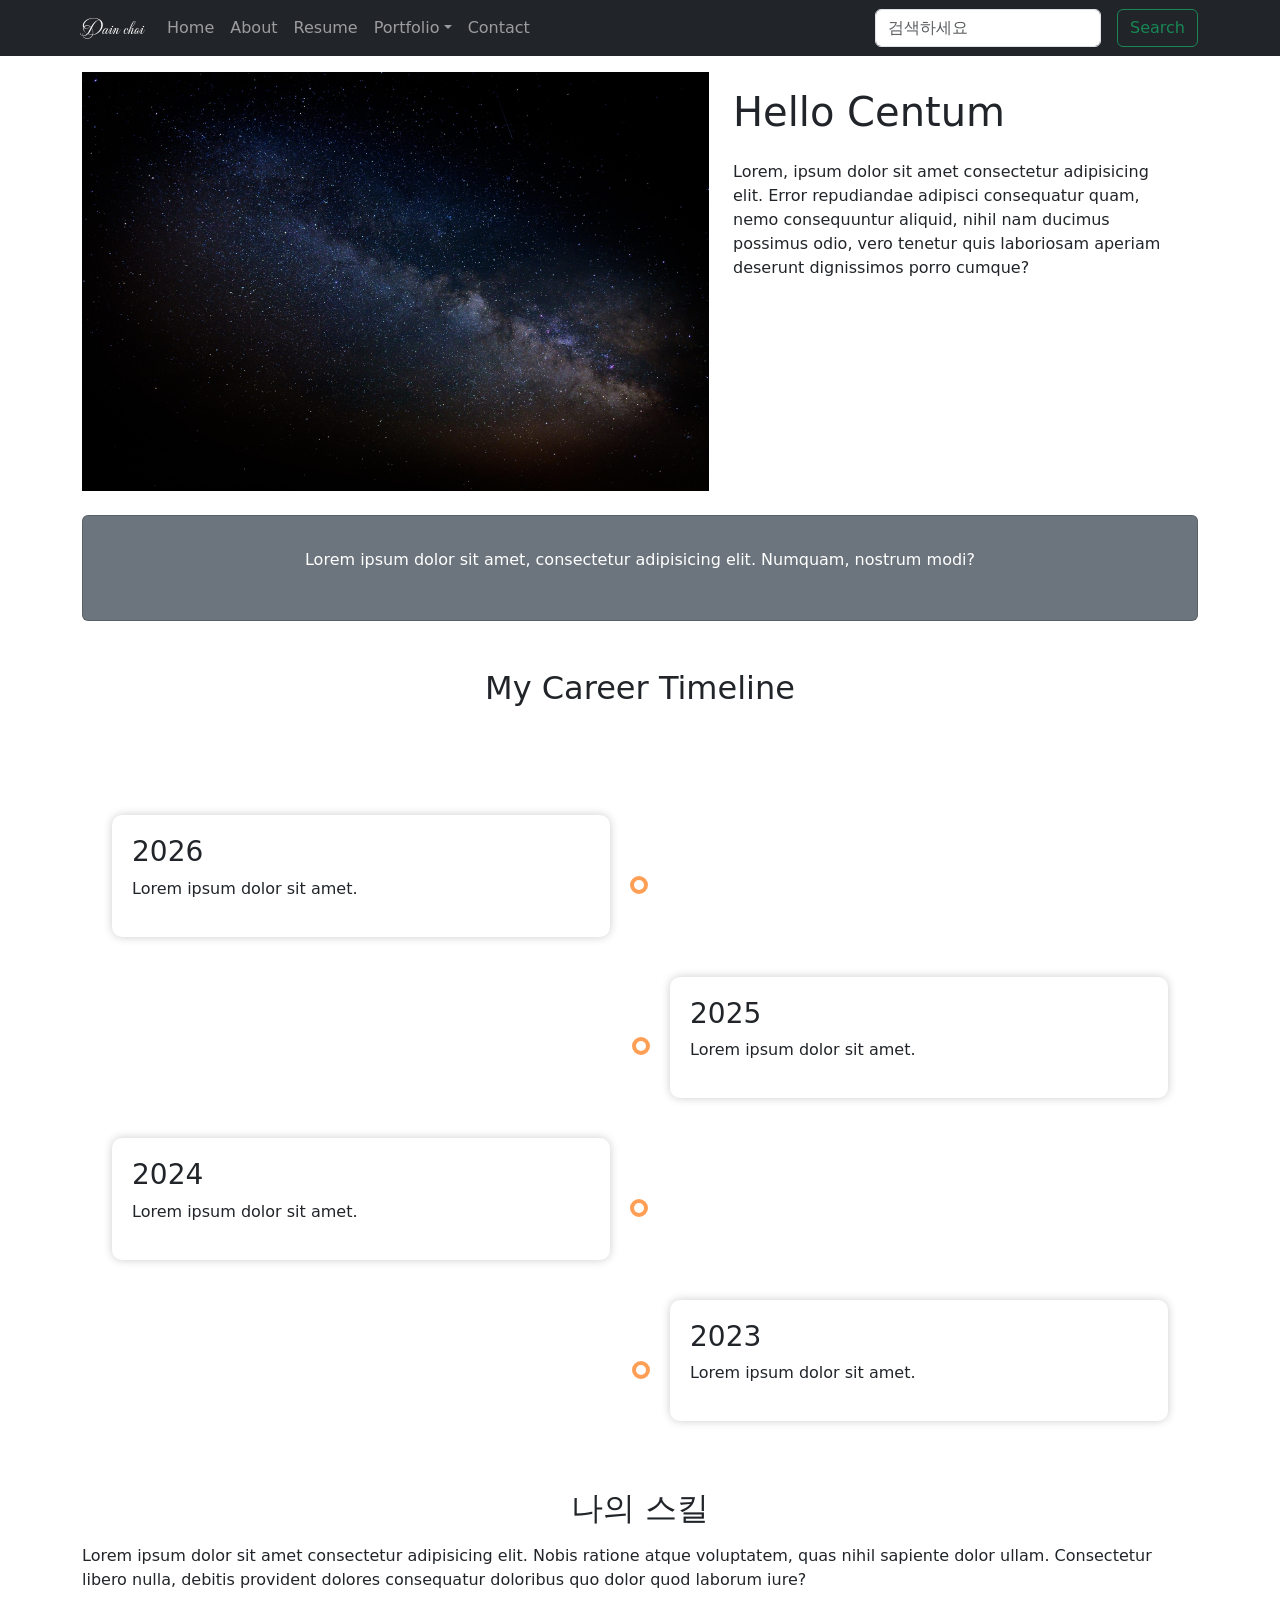
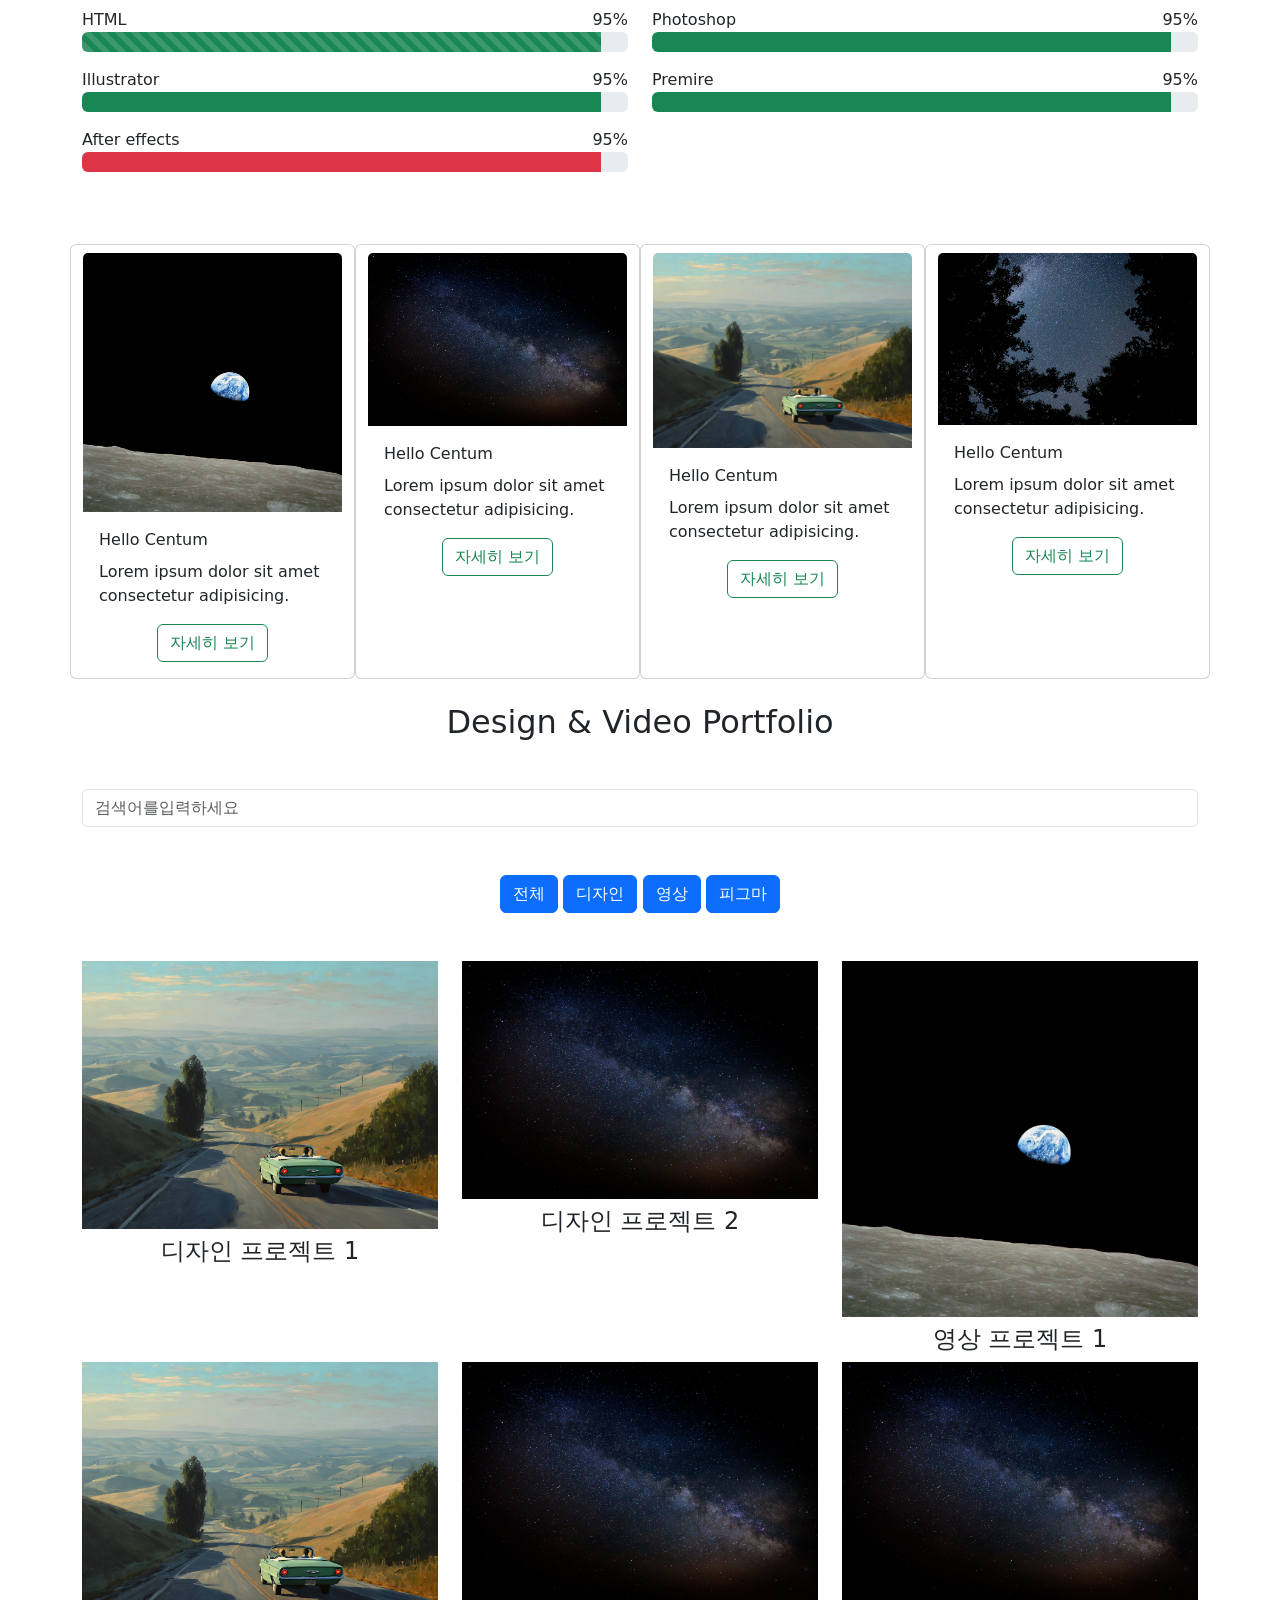
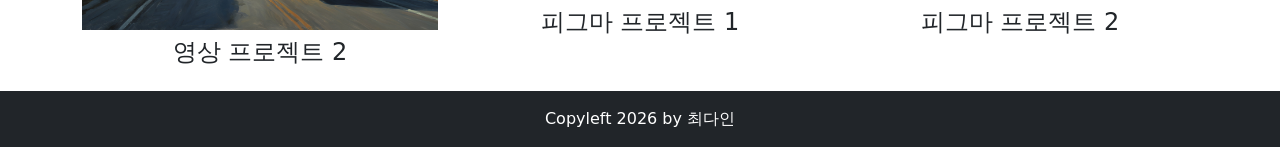
<file: index.html>
<!DOCTYPE html>
<html lang="en">
<head>
    <meta charset="UTF-8">
    <meta name="viewport" content="width=device-width, initial-scale=1.0">
    <meta name="author" content="최다인">
    <meta name="keyowords" content="포트폴리오, html, css, js, 영상">
    <meta name="description" name="안녕하세요 ">
    <meta name="robots" content="noindex,nofollow">
    <meta http-equiv="X-UA-Compatible" content="ie=edge">
    <title>최다인 포트폴리오</title>

    <!-- 파비콘 넣어야함 아래에 -->
    <link rel="icon" href="./image/test.ico" type="image/x-icon">
    <link rel="apple-touch-icon" href="">

    <link rel="stylesheet" href="./css/bootstrap.min.css">

    <link rel="stylesheet" href="./css/app.css">
    
</head>
<body>
    
    <header id="header" class="header">
        <nav class="navbar navbar-expand-lg  navbar-dark bg-dark">
            <div class="container">
                <a href="" class="navbar-brand mea-culpa-regular-kim">
                    <!-- <img src="" alt=""> -->
                    Dain choi
                </a>
                <button type="button" class="navbar-toggler" data-bs-toggle="collapse" data-bs-target="#navbarNav" aria-controls="navbarNav" aria-expanded="false">
                    <span class="navbar-toggler-icon"></span>
                </button>

                <div id="navbarNav" class="collapse navbar-collapse">
                    <ul class="navbar-nav me-auto">
                        <li class="nav-item"><a class="nav-link" href="">Home</a></li>
                        <li class="nav-item"><a class="nav-link" href="">About</a></li>
                        <li class="nav-item"><a class="nav-link" href="">Resume</a></li>

                        <li class="nav-item dropdown">
                            <a class="nav-link dropdown-toggle" role="button" data-bs-toggle="dropdown" id="navbarDropdown" aria-expanded="false">Portfolio</a>
                                <ul class="dropdown-menu" aria-labelledby="navbarDropdown">
                                    <li><a href="" class="dropdown-item">디자인</a></li>
                                    <li><a href="" class="dropdown-item">영 상</a></li>
                                    <li><a href="" class="dropdown-item">피그마</a></li>
                                    <li><hr class="dropdown-divider"></li>
                                    <li><a href="" class="dropdown-item">WEB</a></li>
                                </ul>
                        </li>



                        <li class="nav-item"><a class="nav-link" href="">Contact</a></li>
                    </ul>


                    <form class="d-flex">
                        <input type="search" class="form-control me-3" placeholder="검색하세요">
                        <button type="button" class="btn btn-outline-success">Search</button>
                    </form>
                </div>
                
            </div>
        </nav>
    </header>

    
    
    <main id="main" class="main my-3">
        <section id="hero">
            <div class="container">
                <div class="row">
                    <div class="row">
                        <div class="col-md-7 order-1 order-md-0">
                            <img src="./images/pexels-cosmos-1853491_1920.jpg" class="img-fluid" alt="">
                        </div>
                        <div class="col-md-5 order-0 order-md-1">
                            <h1 class="mt-3">Hello Centum</h1>
                            <p class="mt-4">Lorem, ipsum dolor sit amet consectetur adipisicing elit. Error repudiandae adipisci consequatur quam, nemo consequuntur aliquid, nihil nam ducimus possimus odio, vero tenetur quis laboriosam aperiam deserunt dignissimos porro cumque?</p>
                        </div>
                    </div>
                </div>


                <div class="row my-4">
                    <div class="col">
                        <div class="card bg-secondary text-white text-center py-3">
                            <div class="card-body">
                                <p>Lorem ipsum dolor sit amet, consectetur adipisicing elit. Numquam, nostrum modi?</p>
                            </div>
                        </div>
                    </div>
                </div>
            </div>
        </section>


        <!-- 타임라인 안써두될듯 -->
        <section id="career">
            <div class="container">
                <h2 class="text-center my-5">My Career Timeline</h2>

                <div class="timeline">
                    <div class="timeline-item">
                        <div class="timeline-item-content">
                            <h3>2026</h3>
                            <p>Lorem ipsum dolor sit amet.</p>

                        </div>
                    </div>

                     <div class="timeline-item">
                        <div class="timeline-item-content">
                            <h3>2025</h3>
                            <p>Lorem ipsum dolor sit amet.</p>

                        </div>
                    </div>

                     <div class="timeline-item">
                        <div class="timeline-item-content">
                            <h3>2024</h3>
                            <p>Lorem ipsum dolor sit amet.</p>

                        </div>
                    </div>

                     <div class="timeline-item">
                        <div class="timeline-item-content">
                            <h3>2023</h3>
                            <p>Lorem ipsum dolor sit amet.</p>

                        </div>
                    </div>
                </div>

            </div>
        </section>

        <section id="skill">
            <div class="container my-5">
                <!-- (아래위로마진이5떨어진다) -->
                 <h2 class="text-center mb-3">나의 스킬</h2>
                 <p>Lorem ipsum dolor sit amet consectetur adipisicing elit. Nobis ratione atque voluptatem, quas nihil sapiente dolor ullam. Consectetur libero nulla, debitis provident dolores consequatur doloribus quo dolor quod laborum iure?</p>

                <div class="row mt-3">
                    <div class="col-md-6 mb-3">
                    <div class="d-flex justify-content-between">
                        <span>HTML</span>
                        <span>95%</span>
                    </div>
                    <div class="progress" style="height: 20px;">
                        <div class="progress-bar bg-success progress-bar-striped progress-bar-animated" role="progressbar" style="width: 95%;"></div>
                    </div>
                    </div>

                         <div class="col-md-6 mb-3">
                    <div class="d-flex justify-content-between">
                        <span>Photoshop</span>
                        <span>95%</span>
                    </div>
                    <div class="progress" style="height: 20px;">
                        <div class="progress-bar bg-success" role="progressbar" style="width: 95%;"></div>
                    </div>
                    </div>

                         <div class="col-md-6 mb-3">
                    <div class="d-flex justify-content-between">
                        <span>Illustrator</span>
                        <span>95%</span>
                    </div>
                    <div class="progress" style="height: 20px;">
                        <div class="progress-bar bg-success" role="progressbar" style="width: 95%;"></div>
                    </div>
                    </div>

                         <div class="col-md-6 mb-3">
                    <div class="d-flex justify-content-between">
                        <span>Premire</span>
                        <span>95%</span>
                    </div>
                    <div class="progress" style="height: 20px;">
                        <div class="progress-bar bg-success" role="progressbar" style="width: 95%;"></div>
                    </div>
                    </div>

                         <div class="col-md-6 mb-3">
                    <div class="d-flex justify-content-between">
                        <span>After effects</span>
                        <span>95%</span>
                    </div>
                    <div class="progress" style="height: 20px;">
                        <div class="progress-bar bg-danger" role="progressbar" style="width: 95%;"></div>
                    </div>
                    </div>
                </div>



            </div>

           

        </section>

         <section id="card-section" class="card-section">
            <div id="card">
                <div class="container">
                    <div class="row">

                        <div class="card col-lg-3 col-md-6 col-sm-12 my-2">
                            <a href="./card-1.html"><img src="./images/wikiimages-earth-11014_1920.jpg" alt="" class="card-img-top mt-2"></a>
                        
                            <div class="card-body">
                                <div class="card-title">
                                    Hello Centum
                                </div>
                                <p class="card-text">Lorem ipsum dolor sit amet consectetur adipisicing.</p>
                                <div class="d-grid d-md-flex justify-content-md-center">
                                    <a href="./card-1.html" target="_blank"><button class="btn btn-outline-success">자세히 보기</button></a>
                                </div>
                            </div>
                        </div>
                        

                        <div class="card col-lg-3 col-md-6 col-sm-12  my-2">
                            <a href="./card-2.html"><img src="./images/pexels-cosmos-1853491_1920.jpg" alt="" class="card-img-top mt-2"></a>
                        
                            <div class="card-body">
                                <div class="card-title">
                                    Hello Centum
                                </div>
                                <p class="card-text">Lorem ipsum dolor sit amet consectetur adipisicing.</p>
                                <div class="d-grid d-md-flex justify-content-md-center">
                                    <a href="./card-2.html" target="_blank"><button class="btn btn-outline-success">자세히 보기</button></a>
                                </div>
                            </div>
                        </div>


                        <div class="card col-lg-3 col-md-6 col-sm-12  my-2">
                            <a href="./card-3.html"><img src="./images/image.jpg" alt="" class="card-img-top mt-2"></a>
                        
                            <div class="card-body">
                                <div class="card-title">
                                    Hello Centum
                                </div>
                                <p class="card-text">Lorem ipsum dolor sit amet consectetur adipisicing.</p>
                                <div class="d-grid d-md-flex justify-content-md-center">
                                    <a href="./card-3.html" target="_blank"><button class="btn btn-outline-success">자세히 보기</button></a>
                                </div>
                            </div>
                        </div>

                        <div class="card col-lg-3 col-md-6 col-sm-12  my-2">
                            <a href="./card-4.html"><img src="./images/compose_the_seen-starry-sky-10222199_1920.jpg" alt="" class="card-img-top mt-2"></a>
                        
                            <div class="card-body">
                                <div class="card-title">
                                    Hello Centum
                                </div>
                                <p class="card-text">Lorem ipsum dolor sit amet consectetur adipisicing.</p>
                                <div class="d-grid d-md-flex justify-content-md-center">
                                    <a href="./card-4.html" target="_blank"><button class="btn btn-outline-success">자세히 보기</button></a>
                                </div>
                            </div>
                        </div>


                    </div>
                </div>
            </div>

        </section>

         <section id="portfolio">

            <div class="container mt-3">

                <h2 class="text-center mb-5" data-aos="fade-up">Design & Video Portfolio</h2>
                <input type="text" id="searchInput" class="form-control mb-5" placeholder="검색어를입력하세요">

                <!-- 분류버튼 -->
                <div class="text-center my-5">
                    <button type="button" class="btn btn-primary filter-btn" data-filter="all">전체</button>
                    <button type="button" class="btn btn-primary filter-btn" data-filter="design">디자인</button>
                    <button type="button" class="btn btn-primary filter-btn" data-filter="video">영상</button>
                    <button type="button" class="btn btn-primary filter-btn" data-filter="figma">피그마</button>
                </div>

                <!-- 포트폴리오 아이템 -->
                <div class="row portfolio-items">

                    <div class="col-lg-4 col-md-6 col-sm-12 portfolio-item" data-category="design" data-aos="zoom-in">
                        <img src="./images/image.jpg" class="img-fluid" data-bs-toggle="modal" data-bs-target="#designModal-1" alt="">
                        <h4 class="text-center mt-2">디자인 프로젝트 1</h4>
                    </div>
                    <div class="col-lg-4 col-md-6 col-sm-12 portfolio-item" data-category="design">
                        <img src="./images/pexels-cosmos-1853491_1920.jpg" class="img-fluid" data-bs-toggle="modal" data-bs-target="#designModal-2" alt="">
                        <h4 class="text-center mt-2">디자인 프로젝트 2</h4>
                    </div>
                    <div class="col-lg-4 col-md-6 col-sm-12 portfolio-item" data-category="video">
                        <img src="./images/wikiimages-earth-11014_1920.jpg" class="img-fluid" data-bs-toggle="modal" data-bs-target="#videoModal-1" alt="">
                        <h4 class="text-center mt-2">영상 프로젝트 1</h4>
                    </div>
                    <div class="col-lg-4 col-md-6 col-sm-12 portfolio-item" data-category="video">
                        <img src="images/image.jpg" class="img-fluid" data-bs-toggle="modal" data-bs-target="#videoModal-2" alt="">
                        <h4 class="text-center mt-2">영상 프로젝트 2</h4>
                    </div>
                    <div class="col-lg-4 col-md-6 col-sm-12 portfolio-item" data-category="figma">
                        <img src="./images/pexels-cosmos-1853491_1920.jpg" class="img-fluid" data-bs-toggle="modal" data-bs-target="#figmaModal-1" alt="">
                        <h4 class="text-center mt-2">피그마 프로젝트 1</h4>
                    </div>
                    <div class="col-lg-4 col-md-6 col-sm-12 portfolio-item" data-category="figma">
                        <img src="./images/pexels-cosmos-1853491_1920.jpg" class="img-fluid" data-bs-toggle="modal" data-bs-target="#figmaModal-2" alt="">
                        <h4 class="text-center mt-2">피그마 프로젝트 2</h4>
                    </div>
                </div>
            </div>

        </section>
    </main>

    <section id="modal-section">
        <div class="container">

            <div class="modal fade" id="designModal-1" tabindex="-1" aria-hidden="true">
                <div class="modal-dialog modal-dialog-centered" >
                    <div class="modal-content">
                        <div class="modal-header">
                            <h5 class="modal-title">디자인 프로젝트1</h5>
                            <button type="button" class="btn-close" data-bs-dismiss="modal"
                            aria-label="Close"></button>
                        </div>
                        <div class="modal-body">
                            <img src="./images/algrin25-busan-night-scene-1747130_1280_846.jpg" class="img-fluid mb-3" alt="">
                            <p>디자인 프로젝트 1에 대한 설명을 ...</p>
                        </div>
                    </div>
                </div>
            </div>

            <div class="modal fade" id="designModal-2" tabindex="-1" aria-hidden="true">
                <div class="modal-dialog modal-dialog-centered" >
                    <div class="modal-content">
                        <div class="modal-header">
                            <h5 class="modal-title">디자인 프로젝트2</h5>
                            <button type="button" class="btn-close" data-bs-dismiss="modal"
                            aria-label="Close"></button>
                        </div>
                        <div class="modal-body">
                            <img src="./images/compose_the_seen-starry-sky-10222199_1920.jpg" class="img-fluid mb-3" alt="">
                            <p>디자인 프로젝트 2에 대한 설명을 ...</p>
                        </div>
                    </div>
                </div>
            </div>

            <div class="modal fade" id="videoModal-1" tabindex="-1" aria-hidden="true">
                <div class="modal-dialog modal-dialog-centered" >
                    <div class="modal-content">
                        <div class="modal-header">
                            <h5 class="modal-title">영상 프로젝트1</h5>
                            <button type="button" class="btn-close" data-bs-dismiss="modal"
                            aria-label="Close"></button>
                        </div>
                        <div class="modal-body">
                                <div class="ratio ratio-16x9">
                                    <video controls autoplay muted loop>
                                        <source src="./images/mov_bbb.mp4" type="video/mp4">
                                        <source src="./images/mov_bbb.mp4" type="video/mp4">
                                        당신의 브라우저가 영상을 지원하지 않습니다.
                                    </video>
                                </div>

                            </div>
                            <p>영상 프로젝트 1에 대한 설명을 ...</p>
                        </div>
                    </div>
                </div>
            </div>

            <div class="modal fade" id="videoModal-2" tabindex="-1" aria-hidden="true">
                <div class="modal-dialog modal-dialog-centered" >
                    <div class="modal-content">
                        <div class="modal-header">
                            <h5 class="modal-title">영상 프로젝트2</h5>
                            <button type="button" class="btn-close" data-bs-dismiss="modal"
                            aria-label="Close"></button>
                        </div>
                        <div class="modal-body">
                                <div class="ratio ratio-16x9"> 
                                <iframe width="560" height="315" src="https://www.youtube.com/embed/4gNbjkaokTQ? control=1&autoplay=1&mute=1"></iframe>
                                </div>
                            <p>영상 프로젝트 2에 대한 설명을 ...</p>
                        </div>
                    </div>
                </div>
            </div>

            <div class="modal fade" id="figmaModal-1" tabindex="-1" aria-hidden="true">
                <div class="modal-dialog modal-dialog-centered" >
                    <div class="modal-content">
                        <div class="modal-header">
                            <h5 class="modal-title">피그마 프로젝트1</h5>
                            <button type="button" class="btn-close" data-bs-dismiss="modal"
                            aria-label="Close"></button>
                        </div>
                        <div class="modal-body">
                            <img src="./images/holdenjkim-busan-2404648.jpg" class="img-fluid mb-3" alt="">
                            <p>피그마 프로젝트 1에 대한 설명을 ...</p>
                        </div>
                    </div>
                </div>
            </div>

            <div class="modal fade" id="figmaModal-2" tabindex="-1" aria-hidden="true">
                <div class="modal-dialog modal-dialog-centered" >
                    <div class="modal-content">
                        <div class="modal-header">
                            <h5 class="modal-title">피그마 프로젝트2</h5>
                            <button type="button" class="btn-close" data-bs-dismiss="modal"
                            aria-label="Close"></button>
                        </div>
                        <div class="modal-body">
                            <img src="./images/paikyoungsuk-nuri-flooring-3845031.jpg" class="img-fluid mb-3" alt="">
                            <p>피그마 프로젝트 2에 대한 설명을 ...</p>
                        </div>
                    </div>
                </div>
            </div>

        </div>
    </section>


    <footer id="footer" class="foote mt-auto py-3 bg-dark text-white">
        <div class="container text-center">
           <a style="text-decoration: none;"><span>Copyleft 2026 by 최다인</span></a>
        </div>
    </footer>


    



    <script src="./js/bootstrap.bundle.min.js"></script>
    <script src="https://unpkg.com/aos@2.3.1/dist/aos.js"></script>

    
    <script src="./js/app.js"></script>
</body>
</html>
</file>
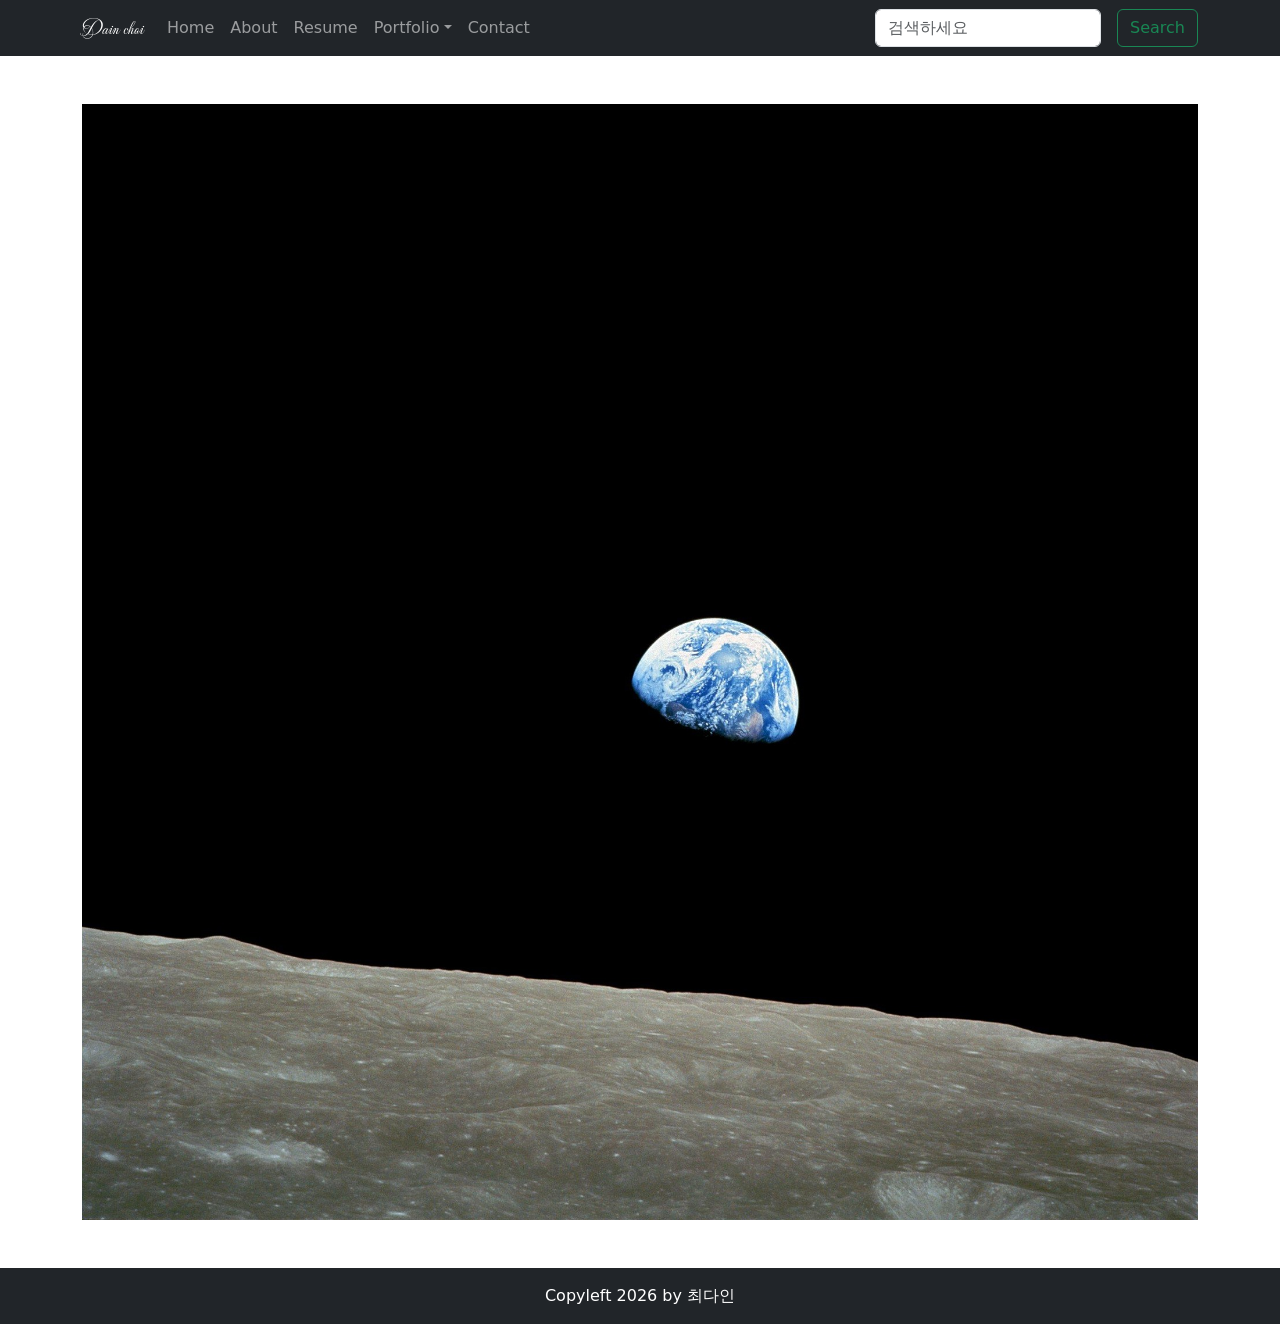
<file: card-1.html>
<!DOCTYPE html>
<html lang="en">
<head>
    <meta charset="UTF-8">
    <meta name="viewport" content="width=device-width, initial-scale=1.0">
    <meta name="author" content="최다인">
    <meta name="keyowords" content="포트폴리오, html, css, js, 영상">
    <meta name="description" name="안녕하세요 ">
    <meta name="robots" content="noindex,nofollow">
    <meta http-equiv="X-UA-Compatible" content="ie=edge">
    <title>최다인 포트폴리오</title>

    <!-- 파비콘 넣어야함 아래에 -->
    <link rel="icon" href="./image/test.ico" type="image/x-icon">
    <link rel="apple-touch-icon" href="">

    <link rel="stylesheet" href="./css/bootstrap.min.css">

    <link rel="stylesheet" href="./css/app.css">
    
</head>
<body>
    
    <header id="header" class="header">
        <nav class="navbar navbar-expand-lg  navbar-dark bg-dark">
            <div class="container">
                <a href="" class="navbar-brand mea-culpa-regular-kim">
                    <!-- <img src="" alt=""> -->
                    Dain choi
                </a>
                <button type="button" class="navbar-toggler" data-bs-toggle="collapse" data-bs-target="#navbarNav" aria-controls="navbarNav" aria-expanded="false">
                    <span class="navbar-toggler-icon"></span>
                </button>

                <div id="navbarNav" class="collapse navbar-collapse">
                    <ul class="navbar-nav me-auto">
                        <li class="nav-item"><a class="nav-link" href="./index.html">Home</a></li>
                        <li class="nav-item"><a class="nav-link" href="index.html#career">About</a></li>
                        <li class="nav-item"><a class="nav-link" href="index.html#card-section">Resume</a></li>

                        <li class="nav-item dropdown">
                            <a class="nav-link dropdown-toggle" role="button" data-bs-toggle="dropdown" id="navbarDropdown" aria-expanded="false">Portfolio</a>
                                <ul class="dropdown-menu" aria-labelledby="navbarDropdown">
                                    <li><a href="" class="dropdown-item">디자인</a></li>
                                    <li><a href="" class="dropdown-item">영 상</a></li>
                                    <li><a href="" class="dropdown-item">피그마</a></li>
                                    <li><hr class="dropdown-divider"></li>
                                    <li><a href="" class="dropdown-item">WEB</a></li>
                                </ul>
                        </li>



                        <li class="nav-item"><a class="nav-link" href="">Contact</a></li>
                    </ul>


                    <form class="d-flex">
                        <input type="search" class="form-control me-3" placeholder="검색하세요">
                        <button type="button" class="btn btn-outline-success">Search</button>
                    </form>
                </div>
                
            </div>
        </nav>
    </header>



    <main id="main">
        <div class="container">
            <img src="./images/wikiimages-earth-11014_1920.jpg" class="my-5 img-fluid" alt="">
        </div>
    </main>



    <footer id="footer" class="foote mt-auto py-3 bg-dark text-white">
        <div class="container text-center">
           <a style="text-decoration: none;"><span>Copyleft 2026 by 최다인</span></a>
        </div>
    </footer>

   



    <script src="./js/bootstrap.bundle.min.js"></script>

    
    <script src="./js/app.js"></script>
</body>
</html>
</file>
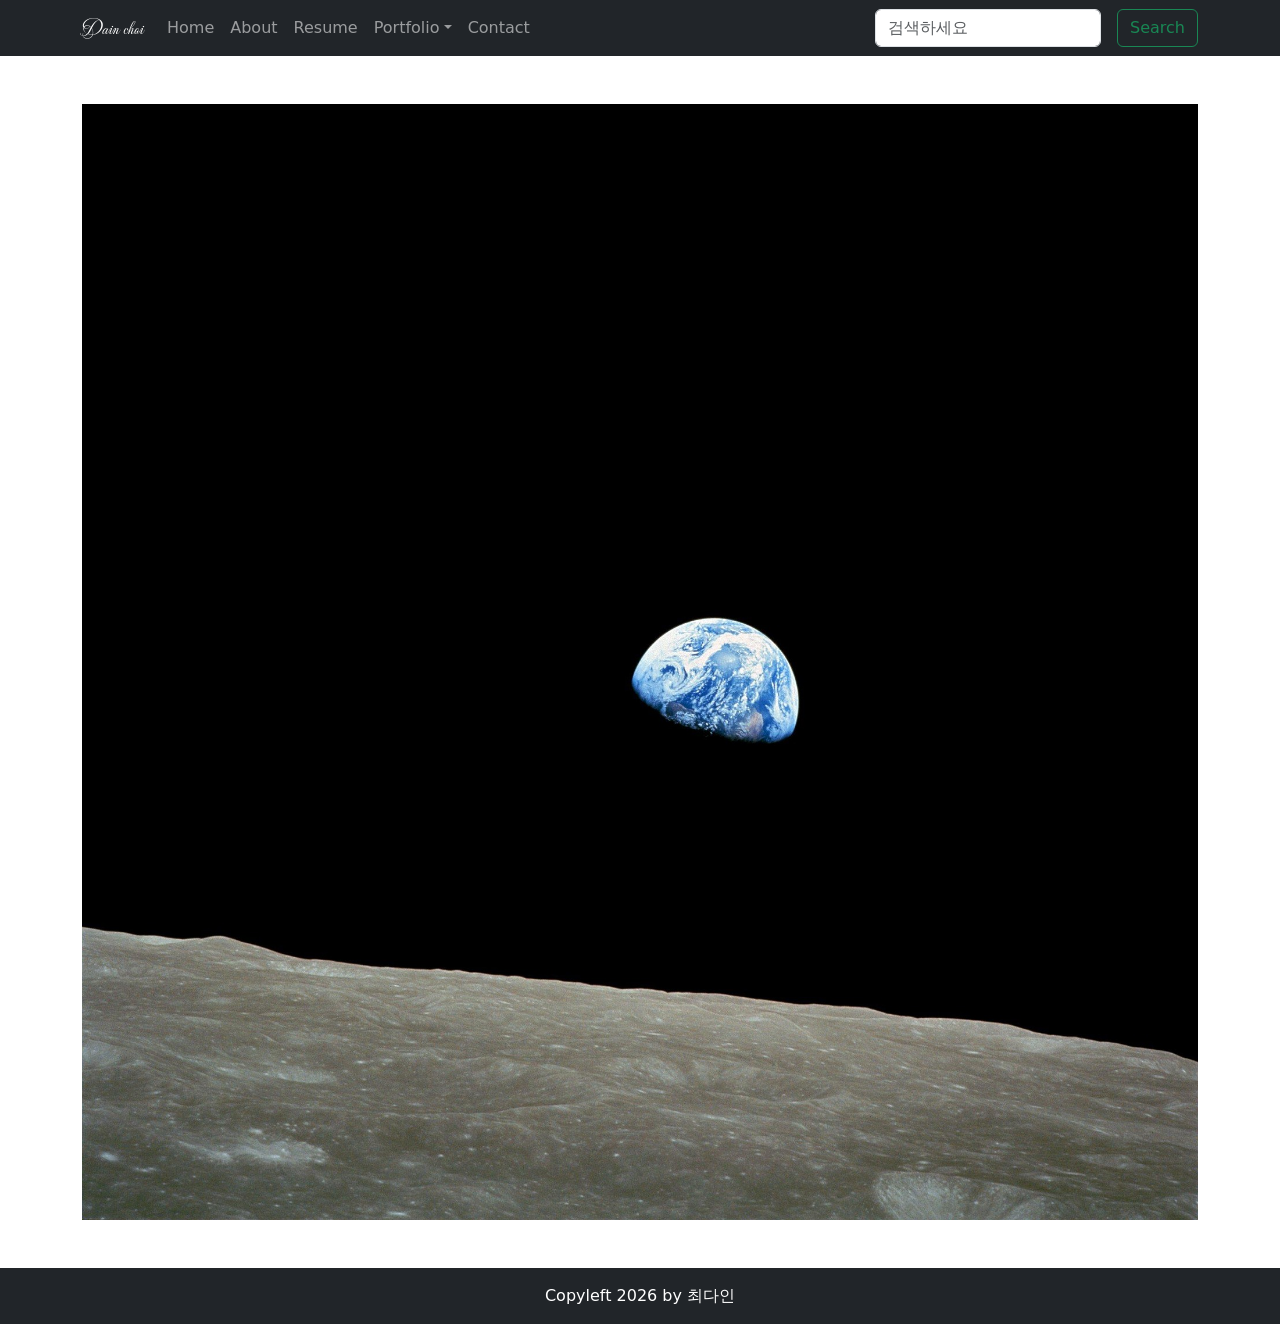
<file: card-2.html>
<!DOCTYPE html>
<html lang="en">
<head>
    <meta charset="UTF-8">
    <meta name="viewport" content="width=device-width, initial-scale=1.0">
    <meta name="author" content="최다인">
    <meta name="keyowords" content="포트폴리오, html, css, js, 영상">
    <meta name="description" name="안녕하세요 ">
    <meta name="robots" content="noindex,nofollow">
    <meta http-equiv="X-UA-Compatible" content="ie=edge">
    <title>최다인 포트폴리오</title>

    <!-- 파비콘 넣어야함 아래에 -->
    <link rel="icon" href="./image/test.ico" type="image/x-icon">
    <link rel="apple-touch-icon" href="">

    <link rel="stylesheet" href="./css/bootstrap.min.css">

    <link rel="stylesheet" href="./css/app.css">
    
</head>
<body>
    
    <header id="header" class="header">
        <nav class="navbar navbar-expand-lg  navbar-dark bg-dark">
            <div class="container">
                <a href="" class="navbar-brand mea-culpa-regular-kim">
                    <!-- <img src="" alt=""> -->
                    Dain choi
                </a>
                <button type="button" class="navbar-toggler" data-bs-toggle="collapse" data-bs-target="#navbarNav" aria-controls="navbarNav" aria-expanded="false">
                    <span class="navbar-toggler-icon"></span>
                </button>

                <div id="navbarNav" class="collapse navbar-collapse">
                    <ul class="navbar-nav me-auto">
                        <li class="nav-item"><a class="nav-link" href="./index.html">Home</a></li>
                        <li class="nav-item"><a class="nav-link" href="index.html#career">About</a></li>
                        <li class="nav-item"><a class="nav-link" href="index.html#card-section">Resume</a></li>

                        <li class="nav-item dropdown">
                            <a class="nav-link dropdown-toggle" role="button" data-bs-toggle="dropdown" id="navbarDropdown" aria-expanded="false">Portfolio</a>
                                <ul class="dropdown-menu" aria-labelledby="navbarDropdown">
                                    <li><a href="" class="dropdown-item">디자인</a></li>
                                    <li><a href="" class="dropdown-item">영 상</a></li>
                                    <li><a href="" class="dropdown-item">피그마</a></li>
                                    <li><hr class="dropdown-divider"></li>
                                    <li><a href="" class="dropdown-item">WEB</a></li>
                                </ul>
                        </li>



                        <li class="nav-item"><a class="nav-link" href="">Contact</a></li>
                    </ul>


                    <form class="d-flex">
                        <input type="search" class="form-control me-3" placeholder="검색하세요">
                        <button type="button" class="btn btn-outline-success">Search</button>
                    </form>
                </div>
                
            </div>
        </nav>
    </header>



    <main id="main">
        <div class="container">
            <img src="./images/wikiimages-earth-11014_1920.jpg" class="my-5 img-fluid" alt="">
        </div>
    </main>



    <footer id="footer" class="foote mt-auto py-3 bg-dark text-white">
        <div class="container text-center">
           <a style="text-decoration: none;"><span>Copyleft 2026 by 최다인</span></a>
        </div>
    </footer>

    



    <script src="./js/bootstrap.bundle.min.js"></script>

        
    <script src="./js/app.js"></script>
</body>
</html>
</file>
<file: css/app.css>
@import url('https://fonts.googleapis.com/css2?family=Mea+Culpa&display=swap');


.mea-culpa-regular-kim {
  font-family: "Mea Culpa", cursive;
  font-weight: 400;
  font-style: normal;
}

/*career section start */
.timeline {
  position: relative;
  max-width: 1200px;
  margin: 0 auto;
  /* margin: 0 auto; -> 중앙정렬 */
  padding: 20px 0;
}
/* 위는 전체에 대한 것 */

.timeline-item {
  padding: 20px 30px;
  position: relative;
  background-color: inherit;
  width: 50%;
  opacity: 1;
  transform: translateY(20px);
  transition: all 0.5s ease;

  /* ease:천천-빠름-천천
    ease-in: 보통-빠르게
    ease-out: 보통-느리게
    ease-in-out: 천천- 보통 - 천천 (ease와 그래프 모양이 같은데, 기울기 변화 속도는 다르다) */


}

.timeline-item-content {
  padding: 20px;
  background-color: #ffffff;
  border-radius: 10px;
  box-shadow: 0 0 10px rgba(0, 0, 0, 0.2);
}

.timeline-item:nth-child(odd) {
  left: 0;
}

.timeline-item:nth-child(even) {
  left: 50%;
}

.timeline-item:nth-child(odd)::before {
  content: "";
  position: absolute;
  border: 4px solid #ff9f55;
  width: 18px;
  height: 18px;
  border-radius: 50%;
  top: 50%;
  right: -8px;
  background-color: #ffffff;
  z-index: 1;
}

.timeline-item:nth-child(even)::before {
  content: "";
  position: absolute;
  border: 4px solid #ff9f55;
  width: 18px;
  height: 18px;
  border-radius: 50%;
  top: 50%;
  left: -8px;
  background-color: #ffffff;
  z-index: 1;
}

.portfolio-item {
    cursor: pointer;
}

.modal-dialog {
    max-width: 85%;
}



/*career section end */
</file>
